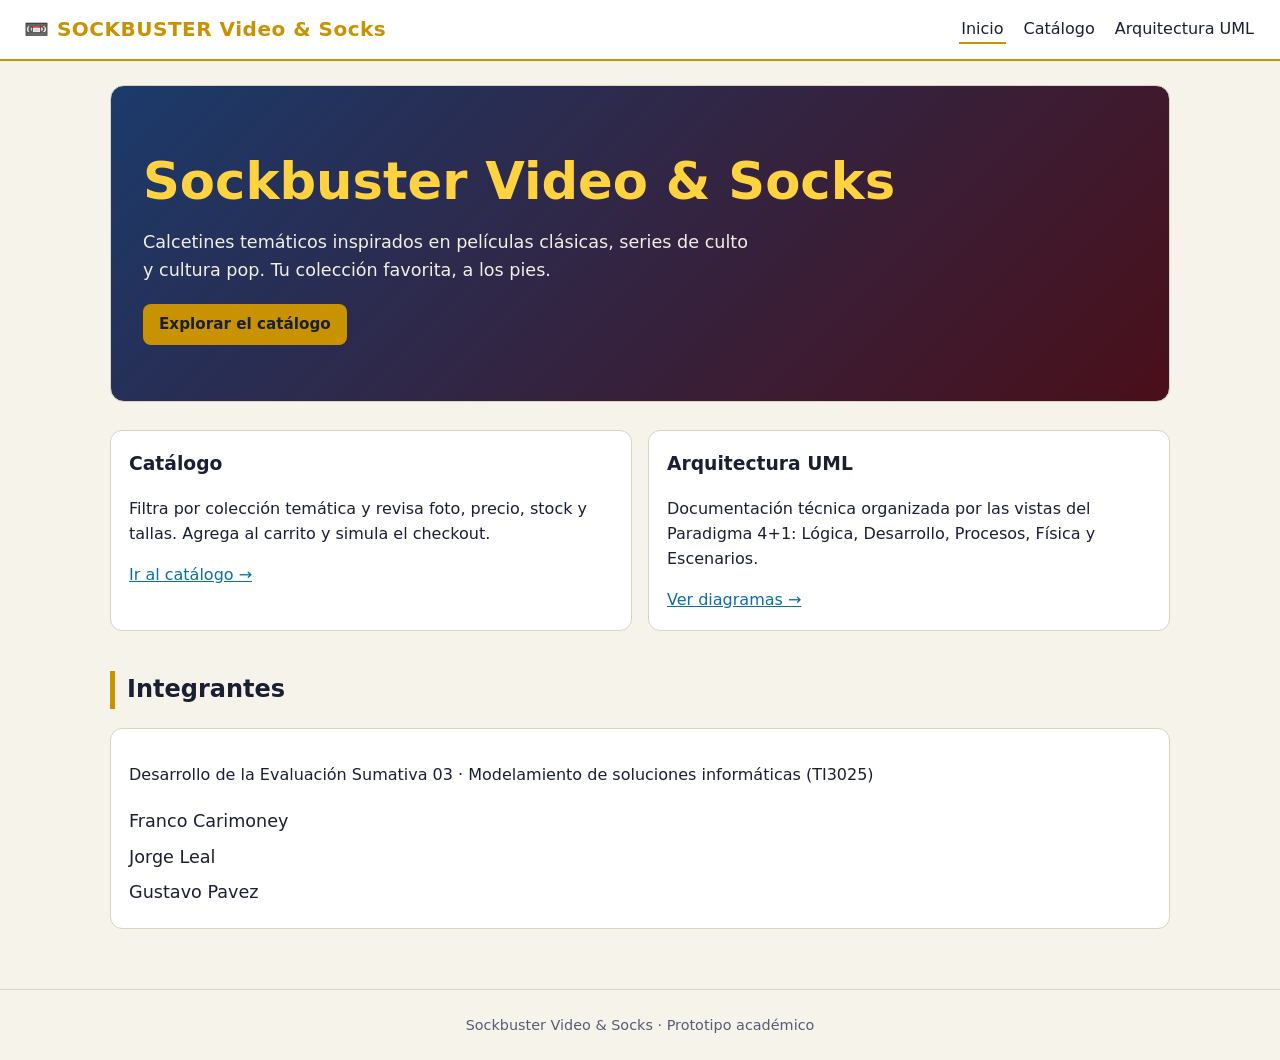
<file: index.html>
<!DOCTYPE html>
<html lang="es"><head><meta charset="utf-8"><meta name="viewport" content="width=device-width,initial-scale=1">
<title>Sockbuster Video &amp; Socks · Inicio</title><link rel="stylesheet" href="estilos.css"></head>
<body>
<header class="sitio"><a class="marca" href="index.html">📼 SOCKBUSTER Video &amp; Socks</a>
<nav><a href="index.html" aria-current="page">Inicio</a><a href="catalogo.html">Catálogo</a><a href="diagramas.html">Arquitectura UML</a></nav></header>
<main>
<section class="banner"><h1>Sockbuster Video &amp; Socks</h1>
<p>Calcetines temáticos inspirados en películas clásicas, series de culto y cultura pop. Tu colección favorita, a los pies.</p>
<a class="btn" href="catalogo.html">Explorar el catálogo</a></section>

<div class="rejilla">
<div class="caja"><h3>Catálogo</h3><p>Filtra por colección temática y revisa foto, precio, stock y tallas. Agrega al carrito y simula el checkout.</p><a href="catalogo.html">Ir al catálogo →</a></div>
<div class="caja"><h3>Arquitectura UML</h3><p>Documentación técnica organizada por las vistas del Paradigma 4+1: Lógica, Desarrollo, Procesos, Física y Escenarios.</p><a href="diagramas.html">Ver diagramas →</a></div>
</div>

<h2 class="seccion">Integrantes</h2>
<div class="caja"><p>Desarrollo de la Evaluación Sumativa 03 · Modelamiento de soluciones informáticas (TI3025)</p>
<ul class="integrantes"><li>Franco Carimoney</li><li>Jorge Leal</li><li>Gustavo Pavez</li></ul></div>
</main>
<footer>Sockbuster Video &amp; Socks · Prototipo académico</footer>
</body></html>
</file>
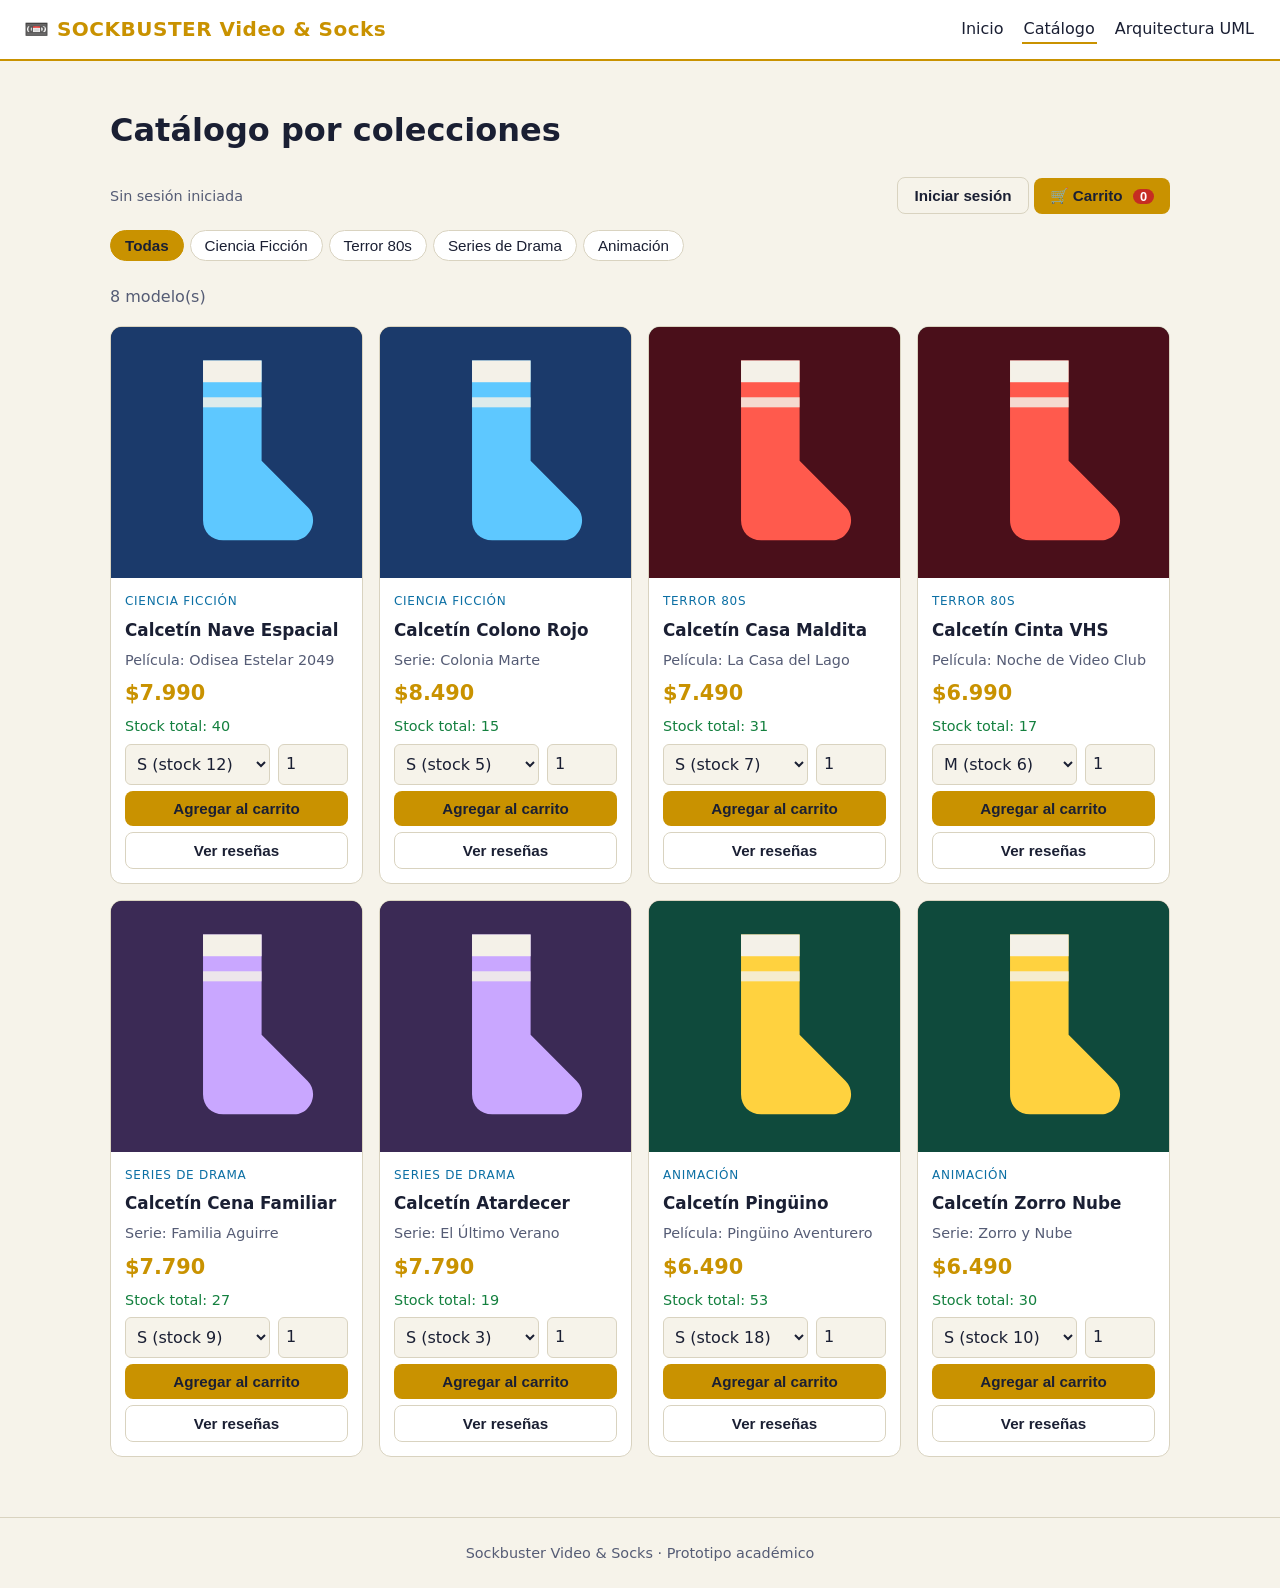
<file: catalogo.html>
<!DOCTYPE html>
<html lang="es"><head><meta charset="utf-8"><meta name="viewport" content="width=device-width,initial-scale=1">
<title>Sockbuster Video &amp; Socks · Catálogo</title><link rel="stylesheet" href="estilos.css"></head>
<body>
<header class="sitio"><a class="marca" href="index.html">📼 SOCKBUSTER Video &amp; Socks</a>
<nav><a href="index.html">Inicio</a><a href="catalogo.html" aria-current="page">Catálogo</a><a href="diagramas.html">Arquitectura UML</a></nav></header>
<main>
<h1>Catálogo por colecciones</h1>
<div class="barra"><span id="sesion-info">Sin sesión iniciada</span>
<span><button class="btn sec" id="btn-sesion">Iniciar sesión</button> <button class="btn" id="btn-carrito">🛒 Carrito <span id="carrito-cuenta">0</span></button></span></div>
<div id="filtros" role="group" aria-label="Filtrar por colección"></div>
<p id="contador" class="vacio"></p>
<div class="rejilla" id="grilla"><p>Cargando catálogo…</p></div>

<section id="panel-admin" hidden>
<h2 class="seccion">Administración de inventario y temáticas</h2>
<p id="adm-msg" role="status"></p>
<div class="admin-grid">
<form class="caja" id="f-nuevo"><h3>Registrar modelo</h3>
<label for="adm-nombre">Nombre</label><input id="adm-nombre" required>
<label for="adm-col">Colección</label><select id="adm-col"></select>
<label for="adm-obra">Película / serie</label><select id="adm-obra"></select>
<div id="adm-nueva-obra" hidden><label for="adm-obra-titulo">Título de la nueva obra</label><input id="adm-obra-titulo">
<label for="adm-obra-tipo">Tipo</label><select id="adm-obra-tipo"><option>Película</option><option>Serie</option></select></div>
<label for="adm-precio">Precio (CLP)</label><input id="adm-precio" type="number" min="1" required>
<label for="adm-stock">Stock inicial por talla</label><input id="adm-stock" type="number" min="0" value="10" required>
<p><button class="btn" type="submit">Registrar</button></p></form>
<form class="caja" id="f-stock"><h3>Actualizar stock</h3>
<label for="adm-prod-stock">Modelo</label><select id="adm-prod-stock"></select>
<label for="adm-talla">Talla</label><select id="adm-talla"><option>S</option><option>M</option><option>L</option></select>
<label for="adm-cant">Nuevo stock</label><input id="adm-cant" type="number" min="0" required>
<p><button class="btn" type="submit">Actualizar</button></p></form>
<form class="caja" id="f-precio"><h3>Modificar precio</h3>
<label for="adm-prod-precio">Modelo</label><select id="adm-prod-precio"></select>
<label for="adm-nuevo-precio">Nuevo precio (CLP)</label><input id="adm-nuevo-precio" type="number" min="1" required>
<p><button class="btn" type="submit">Modificar</button> <button class="btn sec" type="button" id="btn-reset">Restablecer catálogo</button></p></form>
</div></section>
</main>

<aside id="carrito" aria-label="Carrito de compras">
<div class="barra"><h2 style="margin:0">Carrito</h2><button class="btn sec" id="cerrar-carrito">Cerrar</button></div>
<ul id="carrito-lista"></ul>
<p><strong>Total: <span id="carrito-total">$0</span></strong></p>
<button class="btn" id="btn-checkout" disabled>Realizar checkout</button>
</aside>

<dialog id="dlg-login"><form method="dialog" id="f-login"><h3>Iniciar sesión</h3>
<p class="vacio">Cuentas de prueba: cliente@sockbuster.cl / cliente123 · admin@sockbuster.cl / admin123</p>
<label for="l-email">Correo</label><input id="l-email" type="email" required>
<label for="l-pass">Contraseña</label><input id="l-pass" type="password" required>
<p id="l-msg" class="error"></p>
<p><button class="btn" value="ok">Entrar</button> <button class="btn sec" value="cancel" formnovalidate>Cancelar</button></p></form></dialog>

<dialog id="dlg-resumen"><h3>Resumen del pedido</h3><pre id="resumen-texto"></pre>
<form method="dialog"><button class="btn">Cerrar</button></form></dialog>

<dialog id="dlg-ficha"><h3 id="ficha-titulo"></h3><p id="ficha-prom" class="vacio"></p><ul id="ficha-lista" style="padding-left:18px"></ul>
<p id="ficha-aviso" class="vacio">Inicia sesión como cliente para publicar una reseña.</p>
<form id="form-resena" hidden><label for="res-estrellas">Estrellas (1 a 5)</label>
<select id="res-estrellas"><option>5</option><option>4</option><option>3</option><option>2</option><option>1</option></select>
<label for="res-comentario">Comentario</label><textarea id="res-comentario" rows="3" maxlength="300"></textarea>
<p id="msg-resena" role="status"></p><button class="btn" type="submit">Publicar reseña</button></form>
<form method="dialog" style="margin-top:10px"><button class="btn sec">Cerrar</button></form></dialog>

<footer>Sockbuster Video &amp; Socks · Prototipo académico</footer>
<script src="js/auth.js"></script><script src="js/catalogo.js"></script><script src="js/carrito.js"></script>
<script src="js/resenas.js"></script><script src="js/admin.js"></script>
<script>
const $ = id => document.getElementById(id);
function actualizarSesion() {
  const s = Auth.sesion();
  $('sesion-info').textContent = s ? `Sesión: ${s.nombre} (${s.rol})` : 'Sin sesión iniciada';
  $('btn-sesion').textContent = s ? 'Cerrar sesión' : 'Iniciar sesión';
  $('panel-admin').hidden = !Auth.verificar('admin');
  document.dispatchEvent(new Event('sesion:cambio'));
}
$('btn-sesion').addEventListener('click', () => { if (Auth.sesion()) { Auth.cerrar(); actualizarSesion(); } else { $('l-msg').textContent = ''; $('dlg-login').showModal(); } });
$('f-login').addEventListener('submit', e => {
  if (e.submitter && e.submitter.value === 'cancel') return;
  if (!Auth.autenticar($('l-email').value, $('l-pass').value)) { e.preventDefault(); $('l-msg').textContent = 'Credenciales incorrectas.'; return; }
  $('l-pass').value = ''; actualizarSesion();
});
$('btn-carrito').addEventListener('click', () => $('carrito').classList.toggle('abierto'));
$('cerrar-carrito').addEventListener('click', () => $('carrito').classList.remove('abierto'));
Catalogo.iniciar().then(() => { Carrito.iniciar(); Resenas.iniciar(); Admin.iniciar(); actualizarSesion(); });
</script>
</body></html>
</file>
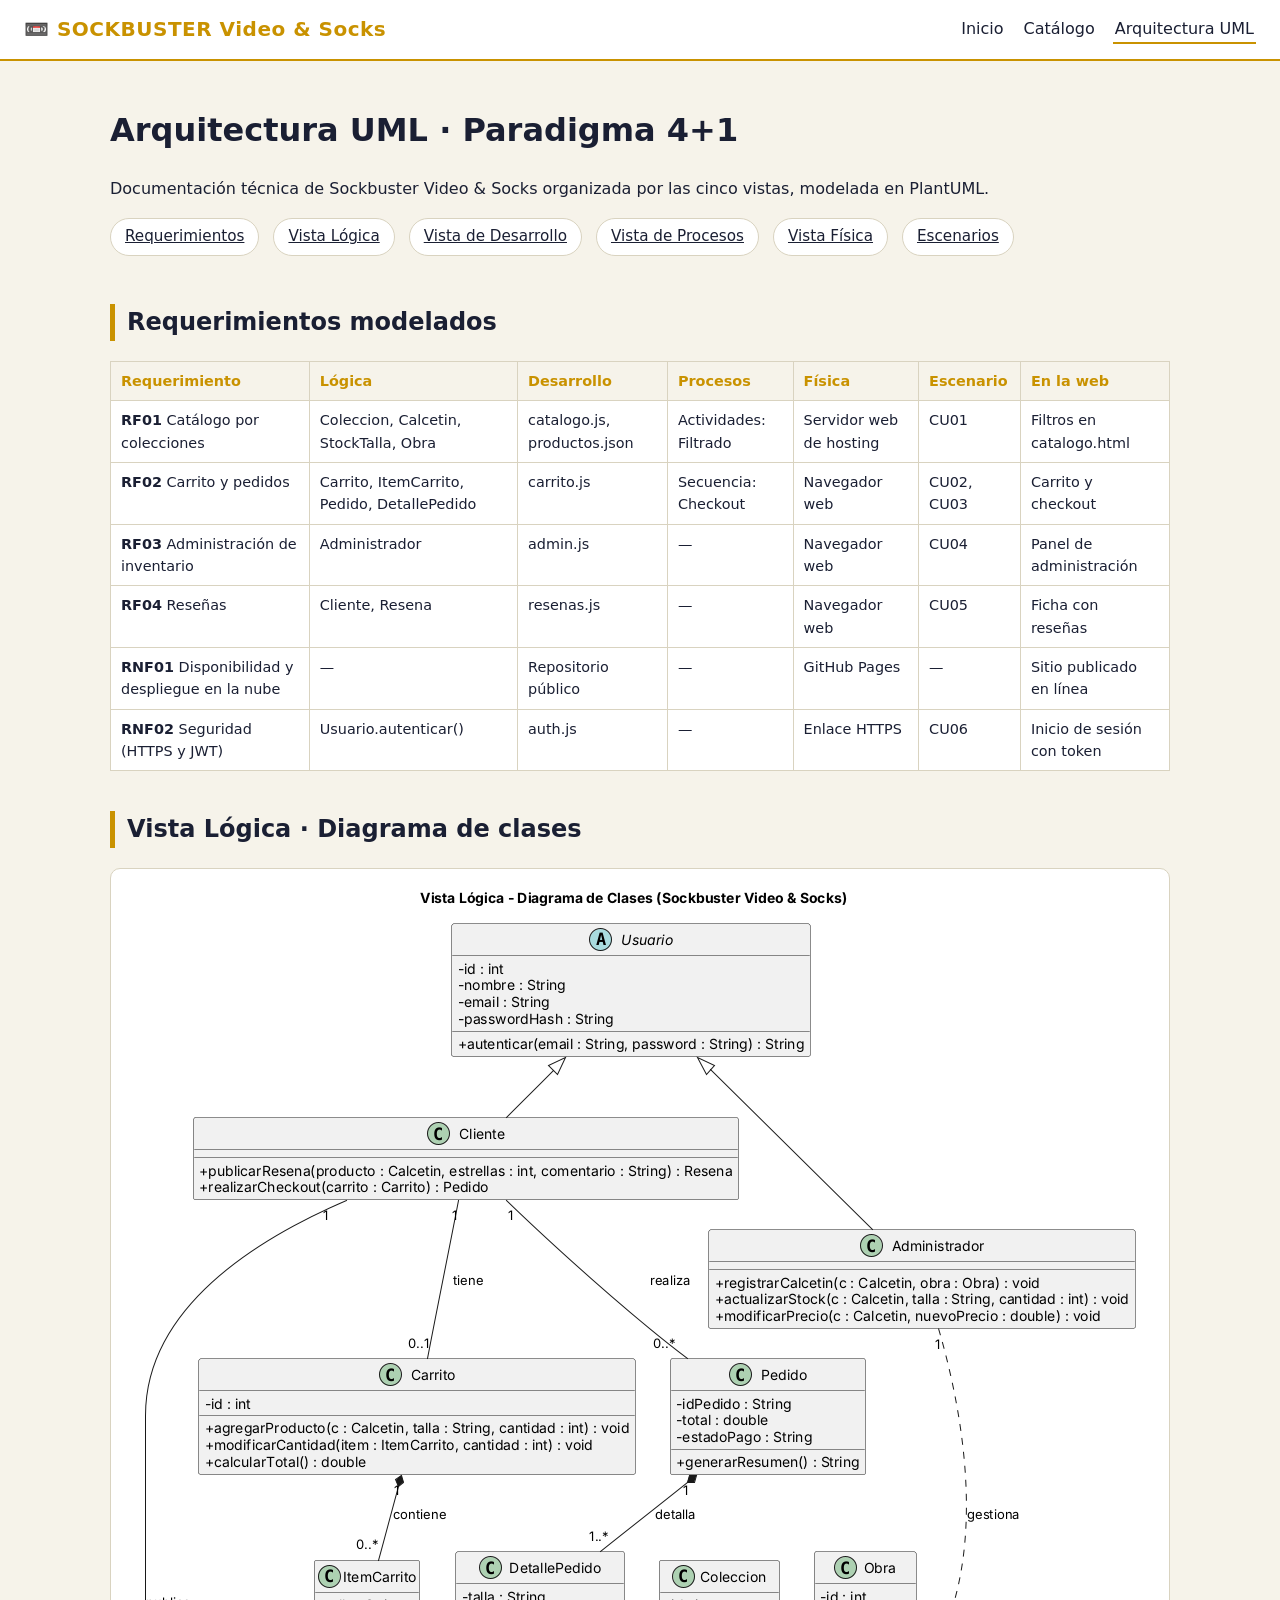
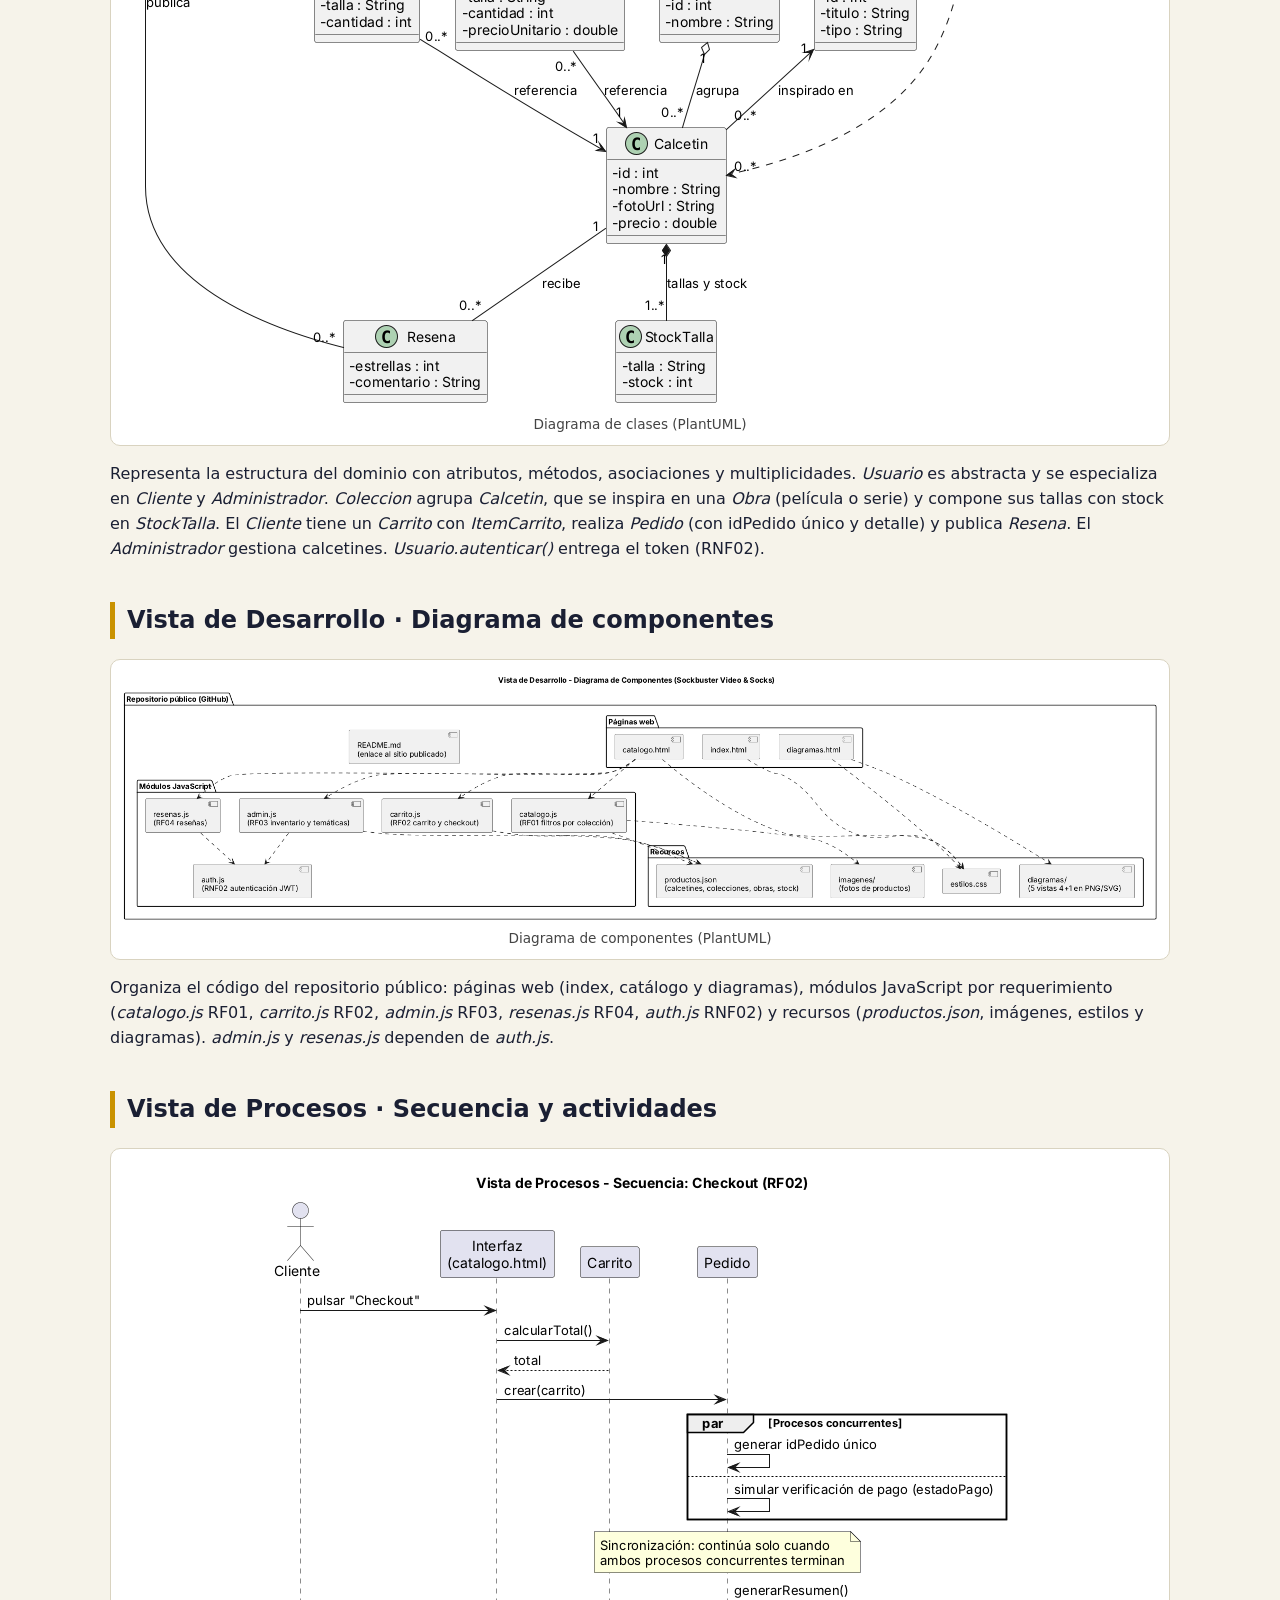
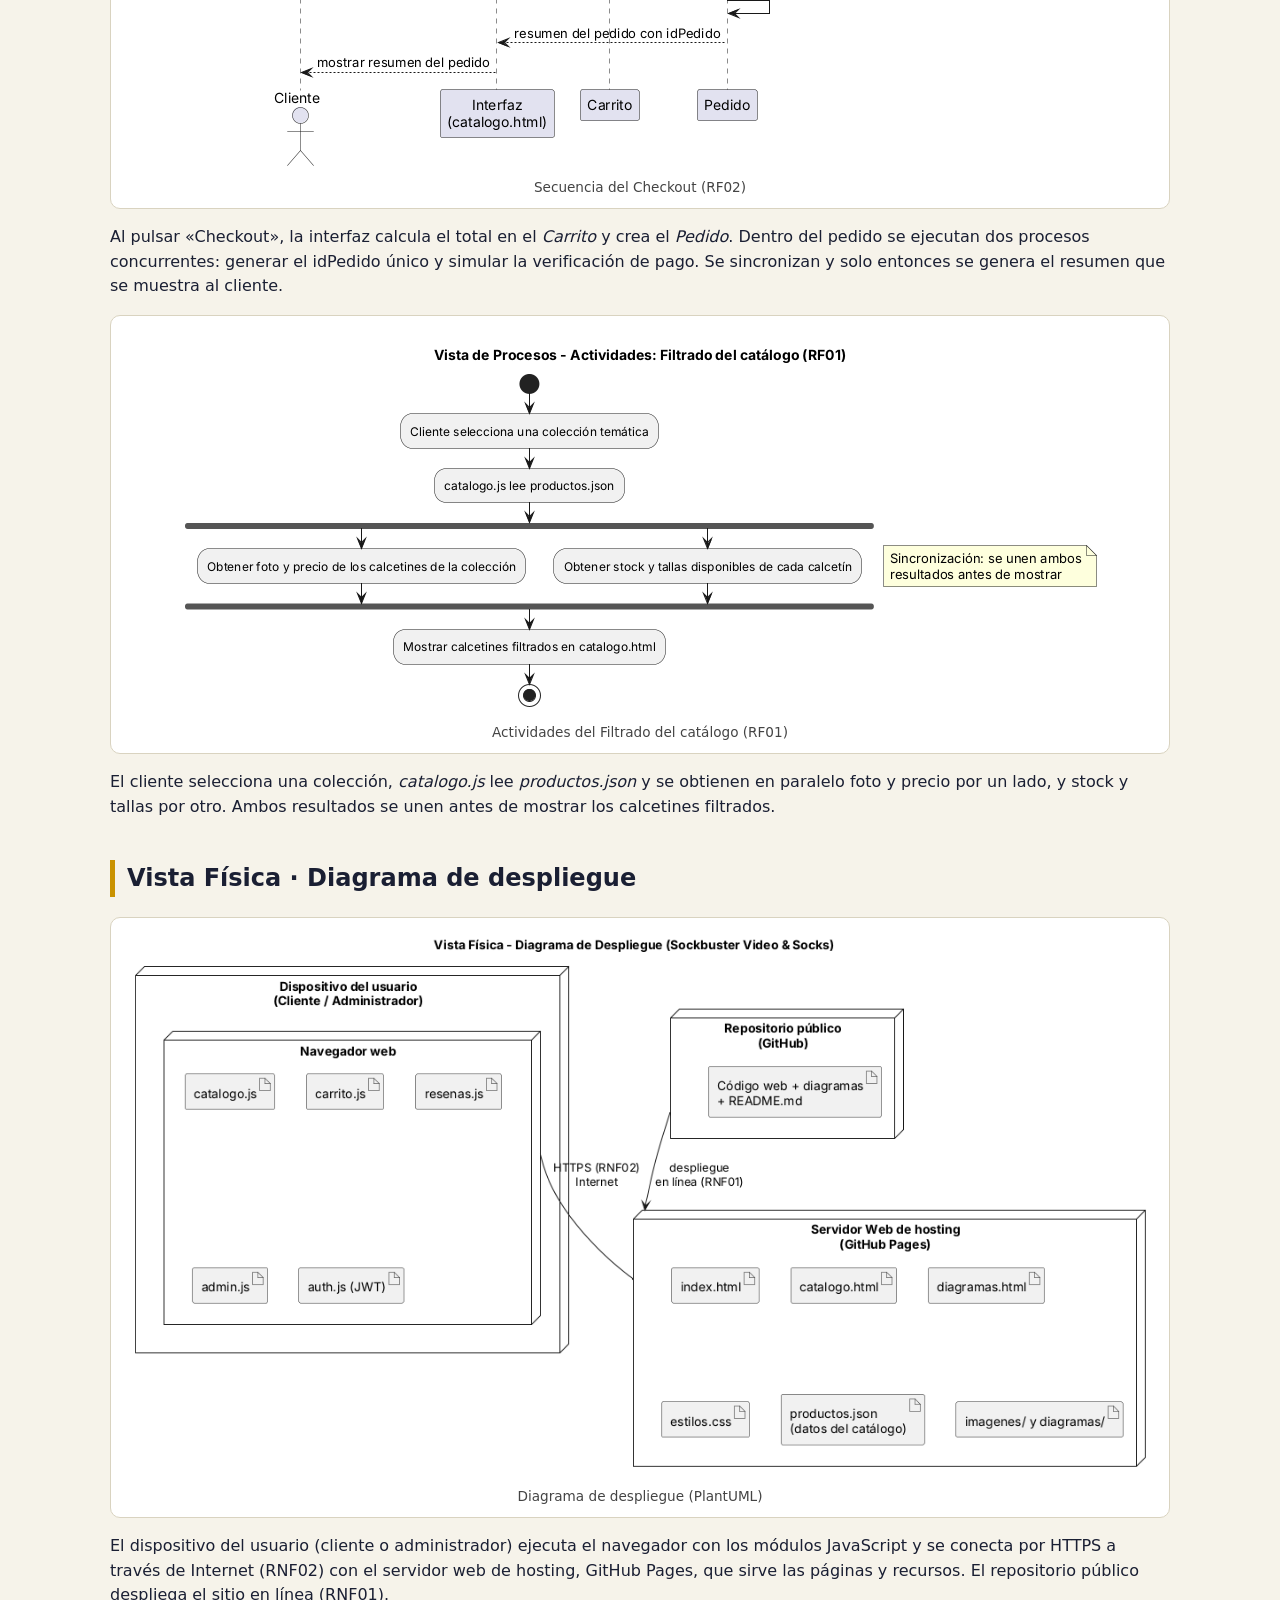
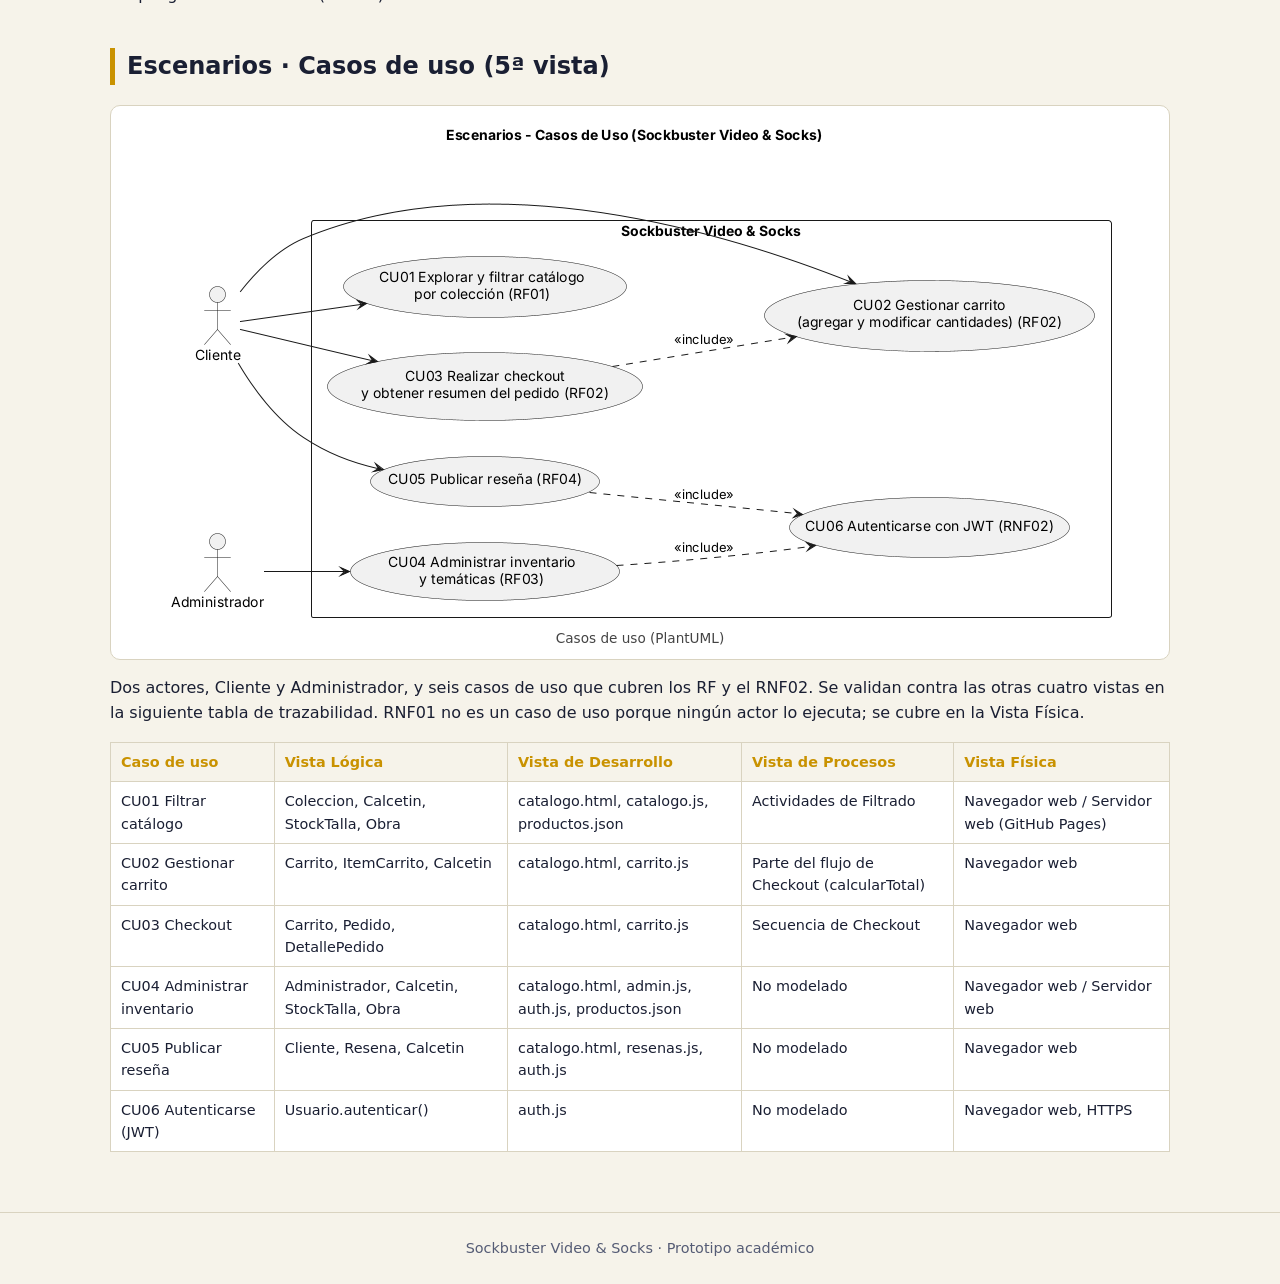
<file: diagramas.html>
<!DOCTYPE html>
<html lang="es"><head><meta charset="utf-8"><meta name="viewport" content="width=device-width,initial-scale=1">
<title>Sockbuster Video &amp; Socks · Arquitectura UML</title><link rel="stylesheet" href="estilos.css"></head>
<body>
<header class="sitio"><a class="marca" href="index.html">📼 SOCKBUSTER Video &amp; Socks</a>
<nav><a href="index.html">Inicio</a><a href="catalogo.html">Catálogo</a><a href="diagramas.html" aria-current="page">Arquitectura UML</a></nav></header>
<main>
<h1>Arquitectura UML · Paradigma 4+1</h1>
<p>Documentación técnica de Sockbuster Video &amp; Socks organizada por las cinco vistas, modelada en PlantUML.</p>
<div class="indice"><a class="chip" href="#req">Requerimientos</a><a class="chip" href="#logica">Vista Lógica</a><a class="chip" href="#desarrollo">Vista de Desarrollo</a><a class="chip" href="#procesos">Vista de Procesos</a><a class="chip" href="#fisica">Vista Física</a><a class="chip" href="#escenarios">Escenarios</a></div>

<h2 class="seccion" id="req">Requerimientos modelados</h2>
<div class="tabla-scroll"><table>
<tr><th>Requerimiento</th><th>Lógica</th><th>Desarrollo</th><th>Procesos</th><th>Física</th><th>Escenario</th><th>En la web</th></tr>
<tr><td><strong>RF01</strong> Catálogo por colecciones</td><td>Coleccion, Calcetin, StockTalla, Obra</td><td>catalogo.js, productos.json</td><td>Actividades: Filtrado</td><td>Servidor web de hosting</td><td>CU01</td><td>Filtros en catalogo.html</td></tr>
<tr><td><strong>RF02</strong> Carrito y pedidos</td><td>Carrito, ItemCarrito, Pedido, DetallePedido</td><td>carrito.js</td><td>Secuencia: Checkout</td><td>Navegador web</td><td>CU02, CU03</td><td>Carrito y checkout</td></tr>
<tr><td><strong>RF03</strong> Administración de inventario</td><td>Administrador</td><td>admin.js</td><td>—</td><td>Navegador web</td><td>CU04</td><td>Panel de administración</td></tr>
<tr><td><strong>RF04</strong> Reseñas</td><td>Cliente, Resena</td><td>resenas.js</td><td>—</td><td>Navegador web</td><td>CU05</td><td>Ficha con reseñas</td></tr>
<tr><td><strong>RNF01</strong> Disponibilidad y despliegue en la nube</td><td>—</td><td>Repositorio público</td><td>—</td><td>GitHub Pages</td><td>—</td><td>Sitio publicado en línea</td></tr>
<tr><td><strong>RNF02</strong> Seguridad (HTTPS y JWT)</td><td>Usuario.autenticar()</td><td>auth.js</td><td>—</td><td>Enlace HTTPS</td><td>CU06</td><td>Inicio de sesión con token</td></tr>
</table></div>

<h2 class="seccion" id="logica">Vista Lógica · Diagrama de clases</h2>
<figure><img src="diagramas/01_vista_logica.png" alt="Diagrama de clases de Sockbuster"><figcaption>Diagrama de clases (PlantUML)</figcaption></figure>
<p>Representa la estructura del dominio con atributos, métodos, asociaciones y multiplicidades. <em>Usuario</em> es abstracta y se especializa en <em>Cliente</em> y <em>Administrador</em>. <em>Coleccion</em> agrupa <em>Calcetin</em>, que se inspira en una <em>Obra</em> (película o serie) y compone sus tallas con stock en <em>StockTalla</em>. El <em>Cliente</em> tiene un <em>Carrito</em> con <em>ItemCarrito</em>, realiza <em>Pedido</em> (con idPedido único y detalle) y publica <em>Resena</em>. El <em>Administrador</em> gestiona calcetines. <em>Usuario.autenticar()</em> entrega el token (RNF02).</p>

<h2 class="seccion" id="desarrollo">Vista de Desarrollo · Diagrama de componentes</h2>
<figure><img src="diagramas/02_vista_desarrollo.png" alt="Diagrama de componentes de Sockbuster"><figcaption>Diagrama de componentes (PlantUML)</figcaption></figure>
<p>Organiza el código del repositorio público: páginas web (index, catálogo y diagramas), módulos JavaScript por requerimiento (<em>catalogo.js</em> RF01, <em>carrito.js</em> RF02, <em>admin.js</em> RF03, <em>resenas.js</em> RF04, <em>auth.js</em> RNF02) y recursos (<em>productos.json</em>, imágenes, estilos y diagramas). <em>admin.js</em> y <em>resenas.js</em> dependen de <em>auth.js</em>.</p>

<h2 class="seccion" id="procesos">Vista de Procesos · Secuencia y actividades</h2>
<figure><img src="diagramas/03a_procesos_checkout.png" alt="Diagrama de secuencia del checkout"><figcaption>Secuencia del Checkout (RF02)</figcaption></figure>
<p>Al pulsar «Checkout», la interfaz calcula el total en el <em>Carrito</em> y crea el <em>Pedido</em>. Dentro del pedido se ejecutan dos procesos concurrentes: generar el idPedido único y simular la verificación de pago. Se sincronizan y solo entonces se genera el resumen que se muestra al cliente.</p>
<figure><img src="diagramas/03b_procesos_filtrado.png" alt="Diagrama de actividades del filtrado"><figcaption>Actividades del Filtrado del catálogo (RF01)</figcaption></figure>
<p>El cliente selecciona una colección, <em>catalogo.js</em> lee <em>productos.json</em> y se obtienen en paralelo foto y precio por un lado, y stock y tallas por otro. Ambos resultados se unen antes de mostrar los calcetines filtrados.</p>

<h2 class="seccion" id="fisica">Vista Física · Diagrama de despliegue</h2>
<figure><img src="diagramas/04_vista_fisica.png" alt="Diagrama de despliegue de Sockbuster"><figcaption>Diagrama de despliegue (PlantUML)</figcaption></figure>
<p>El dispositivo del usuario (cliente o administrador) ejecuta el navegador con los módulos JavaScript y se conecta por HTTPS a través de Internet (RNF02) con el servidor web de hosting, GitHub Pages, que sirve las páginas y recursos. El repositorio público despliega el sitio en línea (RNF01).</p>

<h2 class="seccion" id="escenarios">Escenarios · Casos de uso (5ª vista)</h2>
<figure><img src="diagramas/05_escenarios.png" alt="Diagrama de casos de uso de Sockbuster"><figcaption>Casos de uso (PlantUML)</figcaption></figure>
<p>Dos actores, Cliente y Administrador, y seis casos de uso que cubren los RF y el RNF02. Se validan contra las otras cuatro vistas en la siguiente tabla de trazabilidad. RNF01 no es un caso de uso porque ningún actor lo ejecuta; se cubre en la Vista Física.</p>
<div class="tabla-scroll"><table>
<tr><th>Caso de uso</th><th>Vista Lógica</th><th>Vista de Desarrollo</th><th>Vista de Procesos</th><th>Vista Física</th></tr>
<tr><td>CU01 Filtrar catálogo</td><td>Coleccion, Calcetin, StockTalla, Obra</td><td>catalogo.html, catalogo.js, productos.json</td><td>Actividades de Filtrado</td><td>Navegador web / Servidor web (GitHub Pages)</td></tr>
<tr><td>CU02 Gestionar carrito</td><td>Carrito, ItemCarrito, Calcetin</td><td>catalogo.html, carrito.js</td><td>Parte del flujo de Checkout (calcularTotal)</td><td>Navegador web</td></tr>
<tr><td>CU03 Checkout</td><td>Carrito, Pedido, DetallePedido</td><td>catalogo.html, carrito.js</td><td>Secuencia de Checkout</td><td>Navegador web</td></tr>
<tr><td>CU04 Administrar inventario</td><td>Administrador, Calcetin, StockTalla, Obra</td><td>catalogo.html, admin.js, auth.js, productos.json</td><td>No modelado</td><td>Navegador web / Servidor web</td></tr>
<tr><td>CU05 Publicar reseña</td><td>Cliente, Resena, Calcetin</td><td>catalogo.html, resenas.js, auth.js</td><td>No modelado</td><td>Navegador web</td></tr>
<tr><td>CU06 Autenticarse (JWT)</td><td>Usuario.autenticar()</td><td>auth.js</td><td>No modelado</td><td>Navegador web, HTTPS</td></tr>
</table></div>
</main>
<footer>Sockbuster Video &amp; Socks · Prototipo académico</footer>
<script>document.querySelectorAll('figure img').forEach(function(i){var a=document.createElement('a');a.href=i.src;a.target='_blank';a.rel='noopener';i.parentNode.insertBefore(a,i);a.appendChild(i);});</script></body></html>
</file>
<file: estilos.css>
:root{--fondo:#0e1220;--panel:#171d33;--borde:#2a3354;--texto:#f1efe6;--suave:#aeb6d0;--acento:#ffd23f;--azul:#5ec8ff;--rojo:#ff5a4d;--ok:#6ee7a0}
@media (prefers-color-scheme:light){:root{--fondo:#f6f3ea;--panel:#fff;--borde:#d9d3c0;--texto:#1a1f33;--suave:#555c75;--acento:#c99200;--azul:#0b6fa4;--rojo:#c62d22;--ok:#14803f}}
*{box-sizing:border-box}
body{margin:0;background:var(--fondo);color:var(--texto);font-family:system-ui,-apple-system,"Segoe UI",Roboto,sans-serif;line-height:1.55}
a{color:var(--azul)}
header.sitio{display:flex;flex-wrap:wrap;gap:12px;align-items:center;justify-content:space-between;padding:14px 24px;background:var(--panel);border-bottom:2px solid var(--acento);position:sticky;top:0;z-index:5}
.marca{font-weight:800;font-size:1.25rem;letter-spacing:.5px;color:var(--acento);text-decoration:none}
nav a{margin-left:16px;text-decoration:none;color:var(--texto);padding:4px 2px;border-bottom:2px solid transparent}
nav a:hover,nav a[aria-current]{border-color:var(--acento)}
main{max-width:1100px;margin:0 auto;padding:24px 20px 60px}
.banner{background:linear-gradient(135deg,#1b3a6b,#4a0f1a);color:#f1efe6;border-radius:14px;padding:56px 32px;margin-bottom:28px;border:1px solid var(--borde)}
.banner h1{font-size:clamp(2rem,5vw,3.2rem);margin:0 0 8px;color:#ffd23f}
.banner p{max-width:620px;font-size:1.1rem;margin:0 0 20px}
.btn{display:inline-block;background:var(--acento);color:#1a1f33;border:0;border-radius:8px;padding:9px 16px;font-weight:700;cursor:pointer;text-decoration:none;font-size:.95rem}
.btn:hover{filter:brightness(1.08)}.btn:disabled{opacity:.45;cursor:not-allowed}
.btn.sec{background:transparent;color:var(--texto);border:1px solid var(--borde)}
.rejilla{display:grid;grid-template-columns:repeat(auto-fit,minmax(240px,1fr));gap:16px}
.caja{background:var(--panel);border:1px solid var(--borde);border-radius:12px;padding:18px}
.caja h2,.caja h3{margin-top:0}
ul.integrantes{list-style:none;padding:0;margin:0;font-size:1.1rem}ul.integrantes li{padding:4px 0}
h2.seccion{border-left:5px solid var(--acento);padding-left:12px;margin-top:40px}
.chip{background:var(--panel);color:var(--texto);border:1px solid var(--borde);border-radius:99px;padding:6px 14px;cursor:pointer;margin:0 6px 8px 0;font-size:.95rem}
.chip.activo{background:var(--acento);color:#1a1f33;border-color:var(--acento);font-weight:700}
.tarjeta{background:var(--panel);border:1px solid var(--borde);border-radius:12px;overflow:hidden;display:flex;flex-direction:column}
.tarjeta img{width:100%;aspect-ratio:1;object-fit:cover;background:#222}
.tarjeta .cuerpo{padding:14px;display:flex;flex-direction:column;gap:6px;flex:1}
.tarjeta h3{margin:0;font-size:1.05rem}.obra{margin:0;color:var(--suave);font-size:.9rem}
.precio{margin:0;font-size:1.3rem;font-weight:800;color:var(--acento)}.stock{margin:0;font-size:.9rem;color:var(--ok)}.stock.agotado{color:var(--rojo)}
.etiqueta{font-size:.75rem;text-transform:uppercase;letter-spacing:.06em;color:var(--azul)}
.fila{display:flex;gap:8px}select,input,textarea{background:var(--fondo);color:var(--texto);border:1px solid var(--borde);border-radius:6px;padding:7px;font:inherit;width:100%}
.fila input{width:70px}label{display:block;font-size:.9rem;color:var(--suave);margin:8px 0 3px}
.barra{display:flex;flex-wrap:wrap;gap:12px;justify-content:space-between;align-items:center;margin:8px 0 16px}
#sesion-info{color:var(--suave);font-size:.9rem}
#carrito{position:fixed;top:0;right:0;height:100%;width:min(360px,100%);background:var(--panel);border-left:2px solid var(--acento);padding:18px;transform:translateX(100%);transition:transform .25s;z-index:10;display:flex;flex-direction:column}
#carrito.abierto{transform:none}
#carrito ul{list-style:none;padding:0;margin:12px 0;overflow:auto;flex:1}
#carrito li{display:flex;justify-content:space-between;gap:8px;padding:8px 0;border-bottom:1px solid var(--borde)}
.cant{display:flex;align-items:center;gap:8px}.cant button{width:28px;height:28px;border-radius:50%;border:1px solid var(--borde);background:var(--fondo);color:var(--texto);cursor:pointer}
.vacio{color:var(--suave)}
#btn-carrito{position:relative}#carrito-cuenta{background:var(--rojo);color:#fff;border-radius:99px;padding:0 7px;font-size:.8rem;margin-left:6px}
dialog{background:var(--panel);color:var(--texto);border:2px solid var(--acento);border-radius:12px;max-width:520px;width:calc(100% - 32px)}
dialog::backdrop{background:rgba(0,0,0,.6)}
pre#resumen-texto{background:var(--fondo);padding:12px;border-radius:8px;white-space:pre-wrap;font-size:.9rem}
.ok{color:var(--ok)}.error,.aviso{color:var(--rojo)}
.admin-grid{display:grid;grid-template-columns:repeat(auto-fit,minmax(260px,1fr));gap:16px}
figure{margin:0 0 12px;background:#fff;border:1px solid var(--borde);border-radius:10px;padding:10px;overflow-x:auto}
figure img{max-width:100%;height:auto;display:block;margin:0 auto}
figcaption{color:#444;font-size:.85rem;text-align:center;margin-top:6px}
.tabla-scroll{overflow-x:auto}table{border-collapse:collapse;width:100%;font-size:.9rem;background:var(--panel)}
th,td{border:1px solid var(--borde);padding:8px 10px;text-align:left;vertical-align:top}th{background:var(--fondo);color:var(--acento)}
.indice{display:flex;flex-wrap:wrap;gap:8px;margin:0 0 8px}
footer{text-align:center;color:var(--suave);padding:24px;border-top:1px solid var(--borde);font-size:.9rem}
@media(max-width:600px){header.sitio{padding:10px 14px}nav a{margin:0 10px 0 0}.banner{padding:36px 20px}}
</file>
